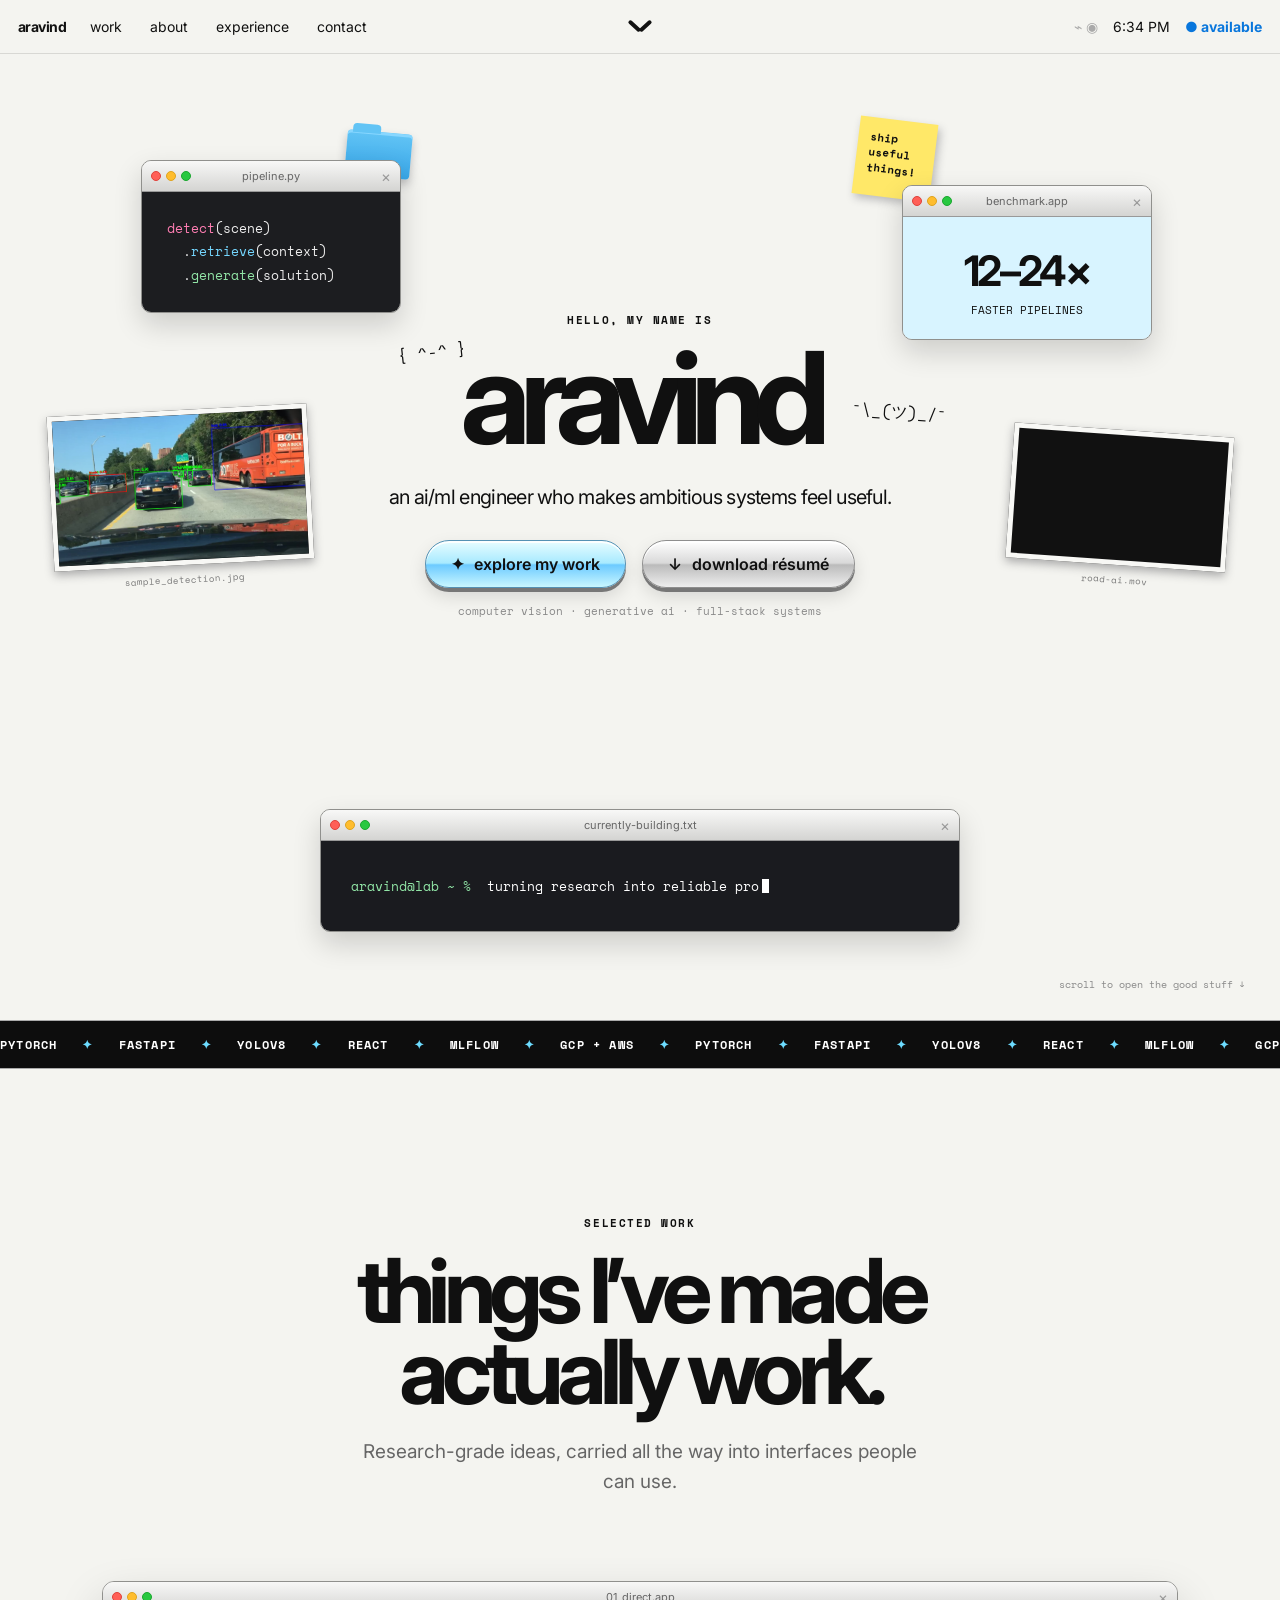
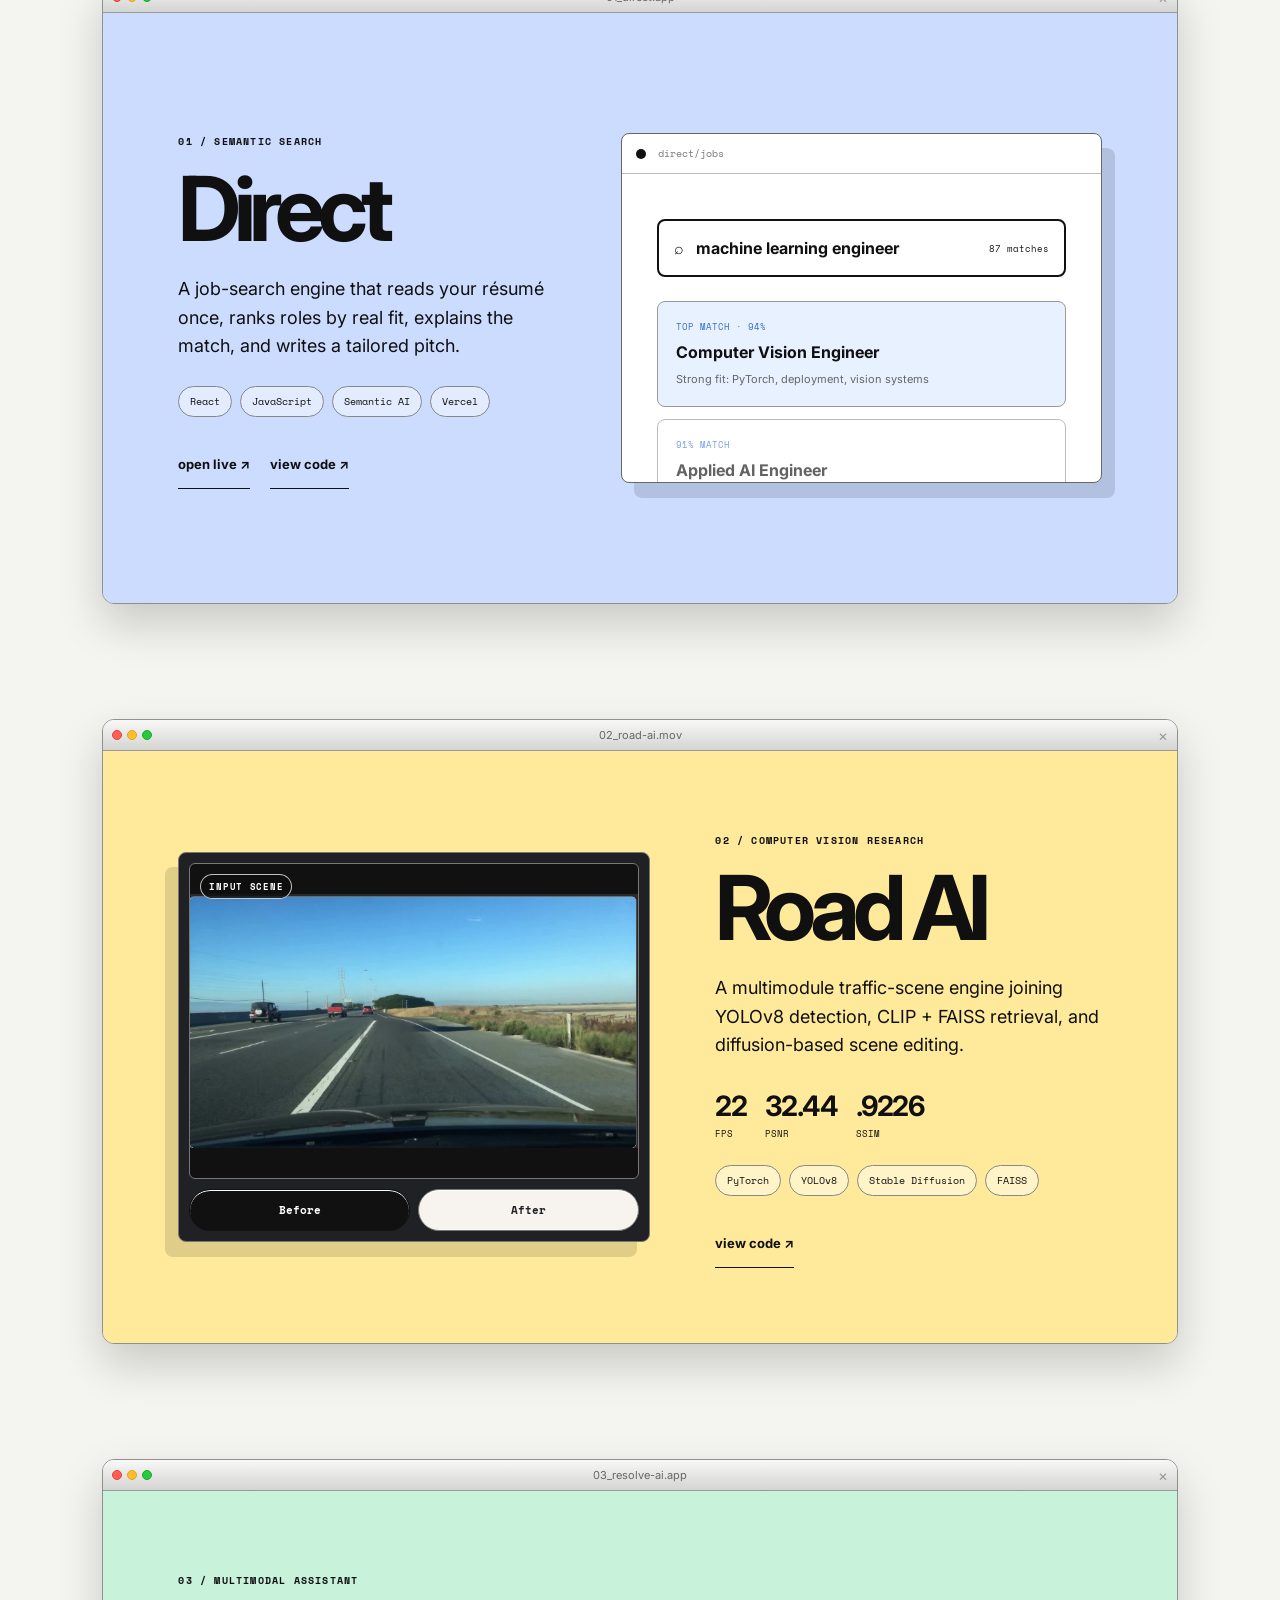
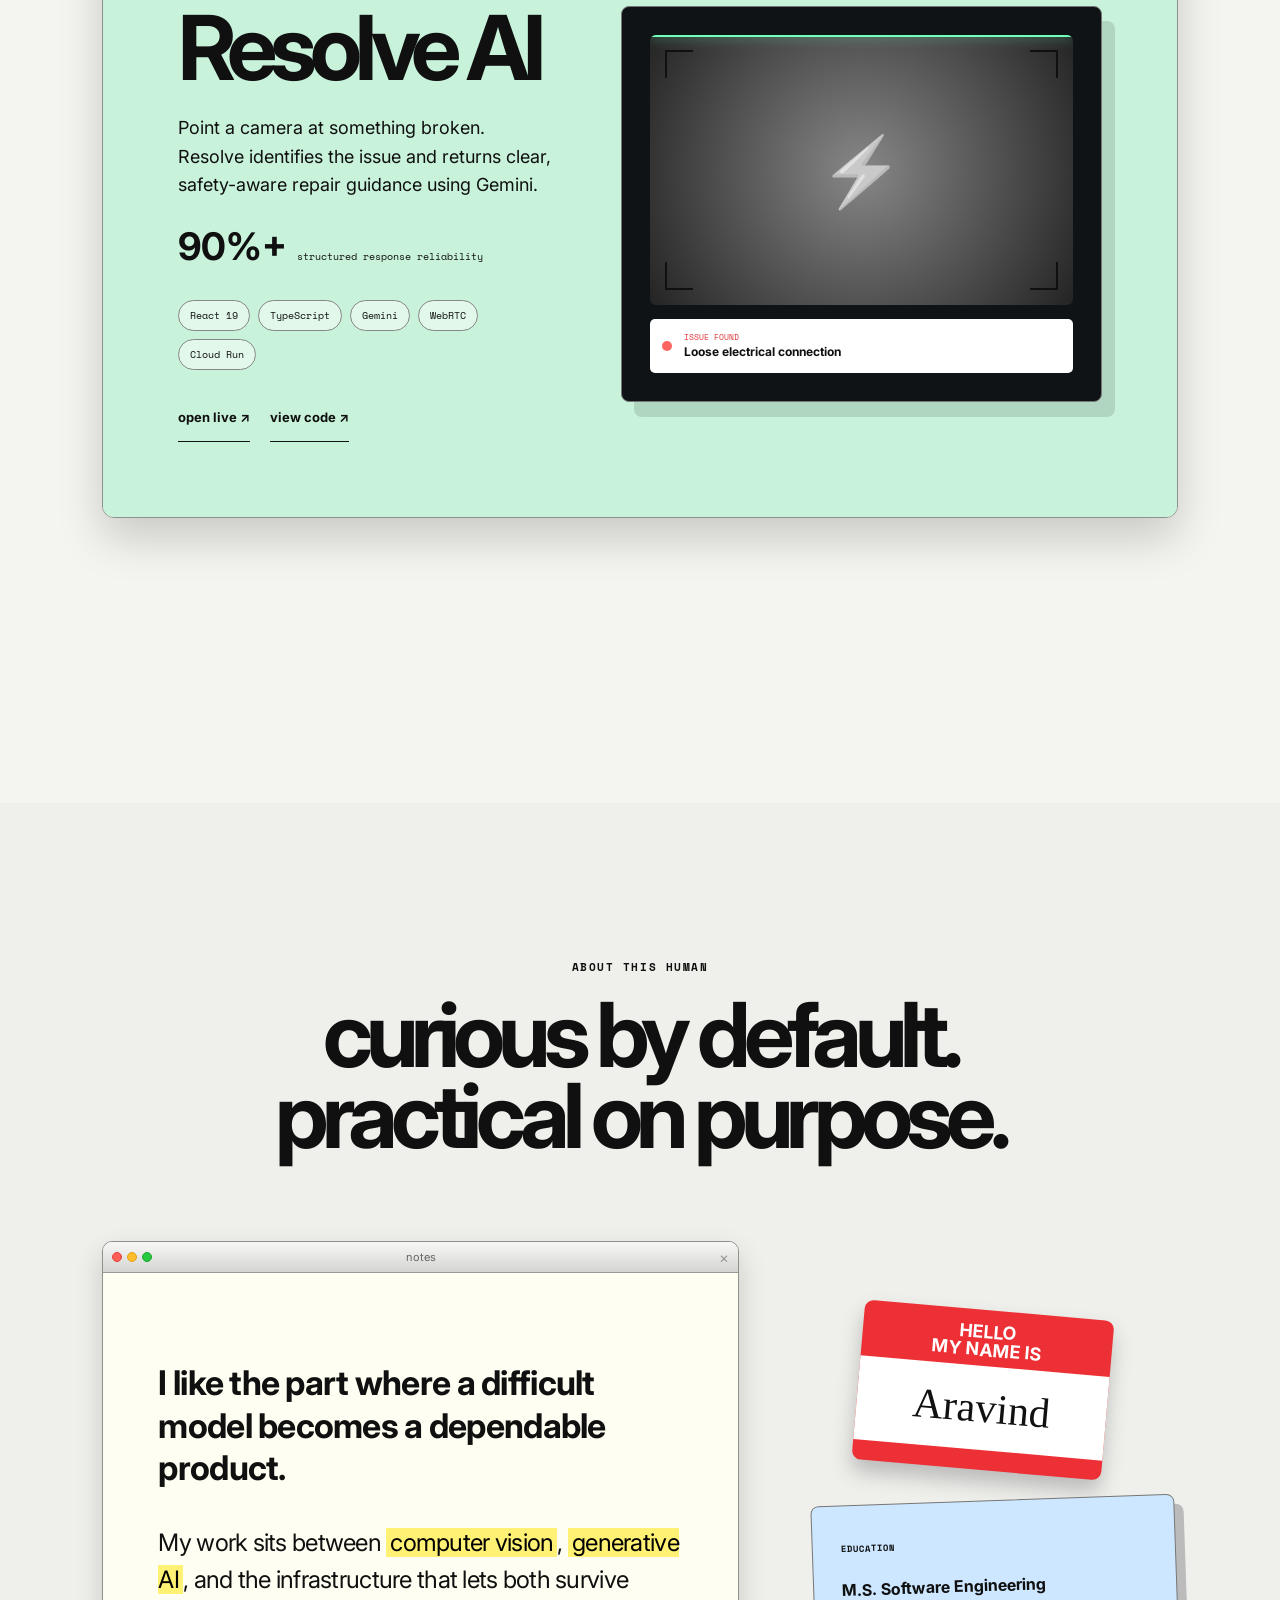
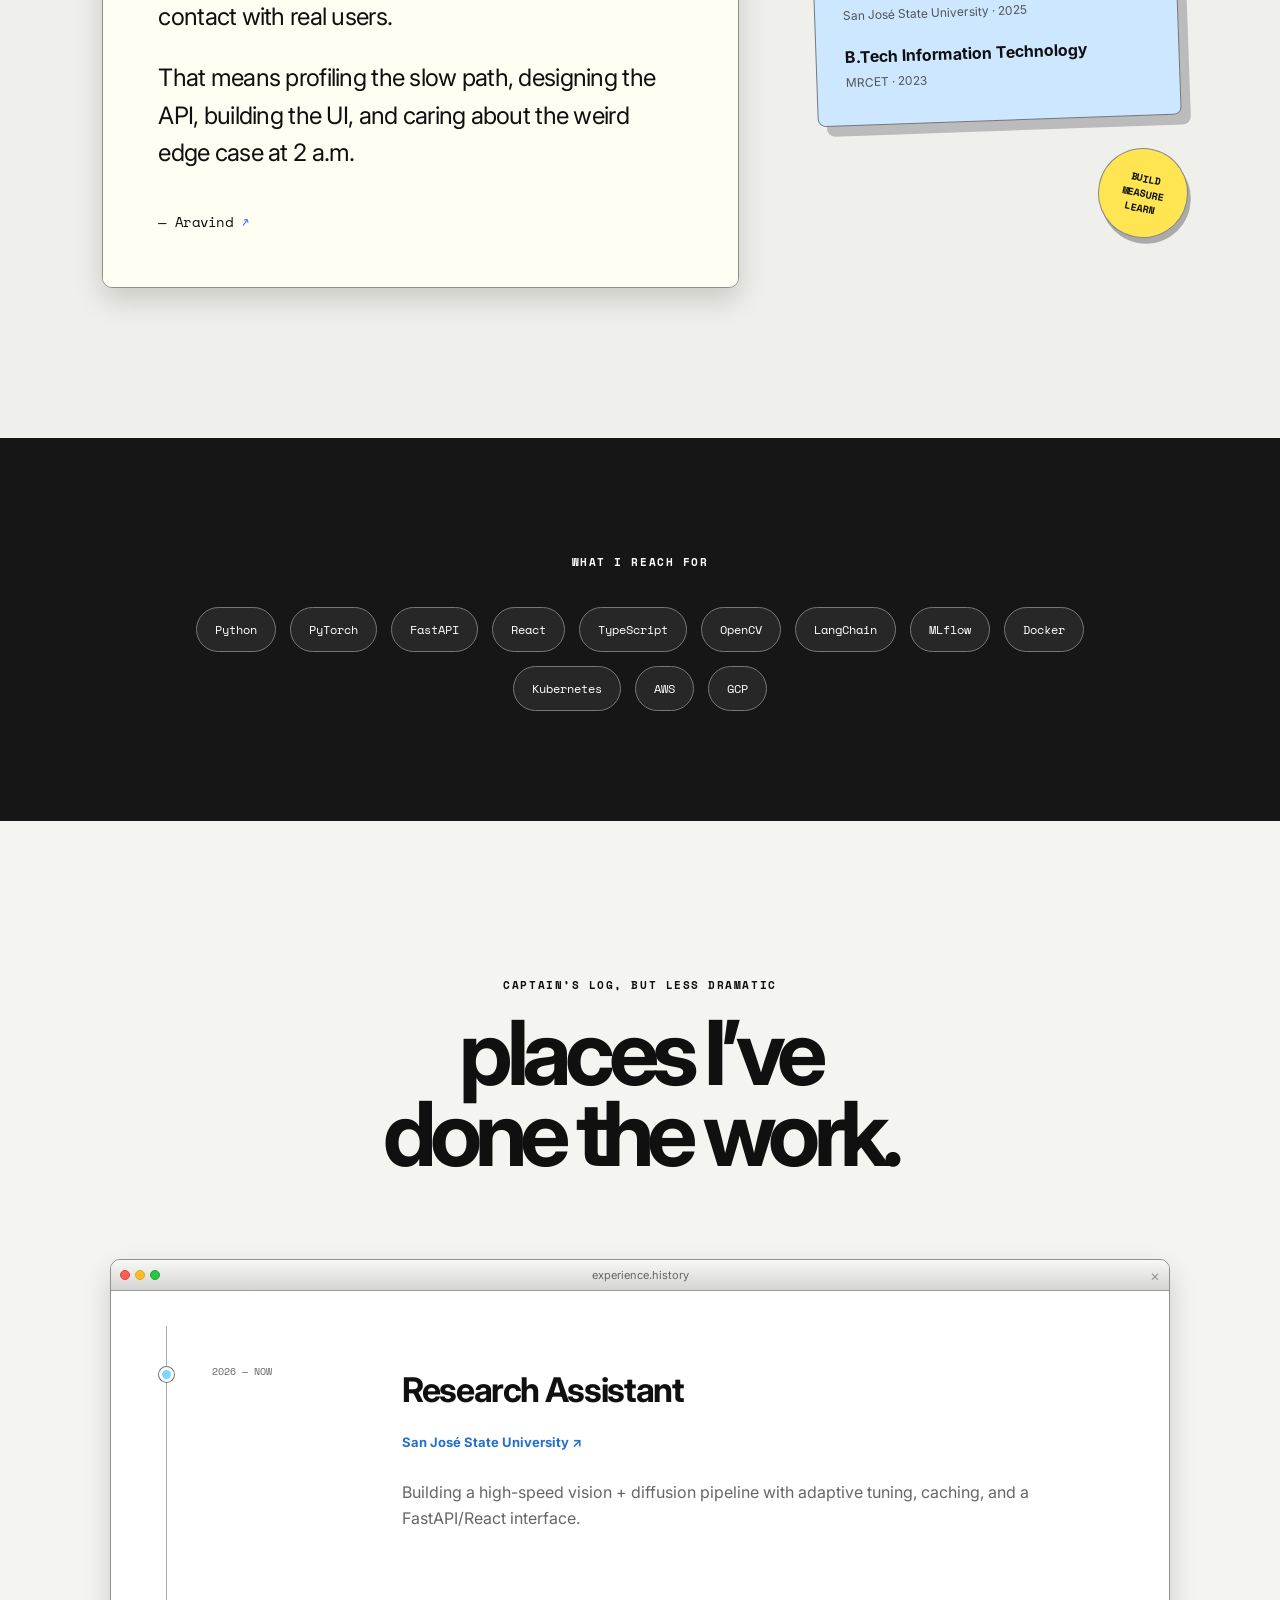
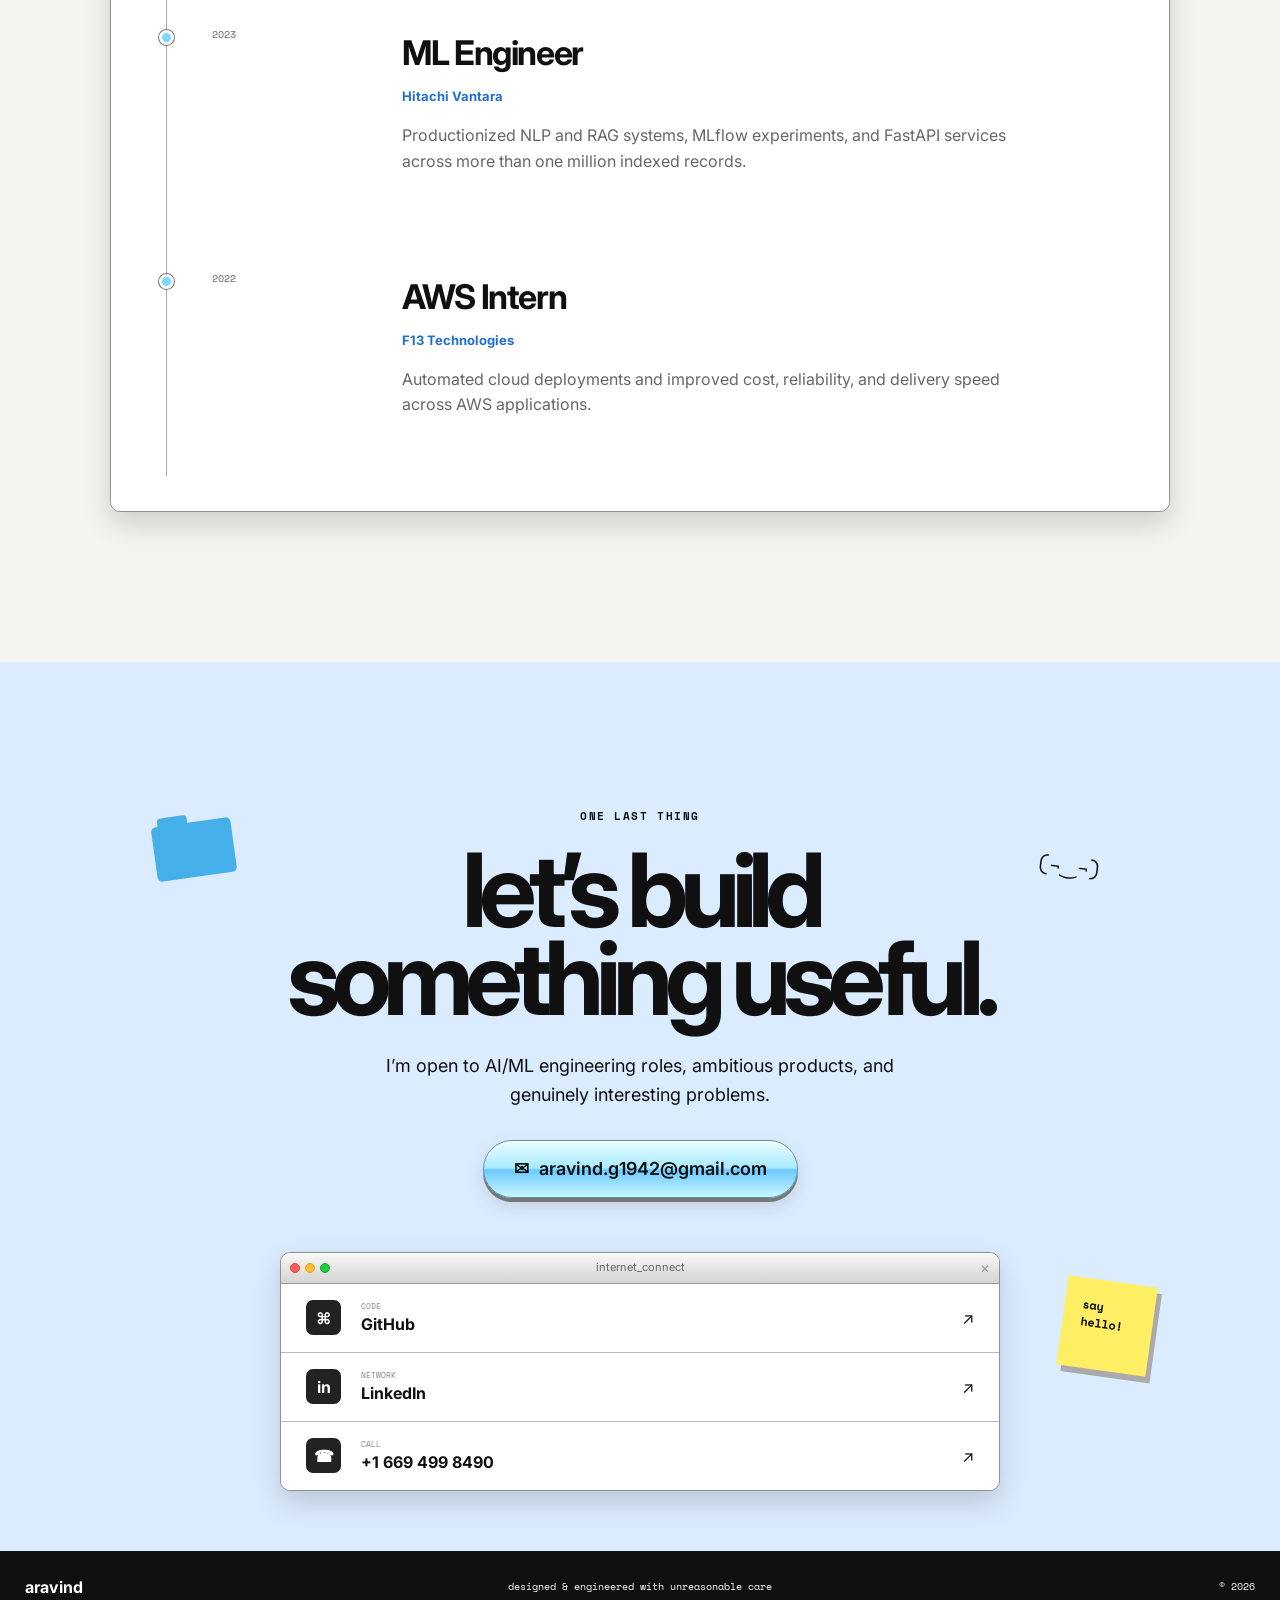
<file: index.html>
<!doctype html>
<html lang="en">
<head>
  <meta charset="utf-8">
  <meta name="viewport" content="width=device-width,initial-scale=1">
  <meta name="description" content="Aravind Gudikandula — AI/ML engineer building useful computer vision, retrieval, and full-stack systems.">
  <meta name="theme-color" content="#f4f4f0">
  <link rel="canonical" href="https://aravindg24.github.io/mywebsite/">
  <meta property="og:type" content="website">
  <meta property="og:url" content="https://aravindg24.github.io/mywebsite/">
  <meta property="og:title" content="Aravind Gudikandula — AI/ML Engineer">
  <meta property="og:description" content="Computer vision, generative AI, and full-stack systems—built to be useful.">
  <meta property="og:image" content="https://aravindg24.github.io/mywebsite/assets/og-portfolio.png?v=3">
  <meta property="og:image:secure_url" content="https://aravindg24.github.io/mywebsite/assets/og-portfolio.png?v=3">
  <meta property="og:image:type" content="image/png">
  <meta property="og:image:width" content="1200">
  <meta property="og:image:height" content="630">
  <meta property="og:image:alt" content="Aravind Gudikandula, AI/ML Engineer—computer vision, generative AI, and full-stack systems.">
  <meta name="twitter:card" content="summary_large_image">
  <meta name="twitter:title" content="Aravind Gudikandula — AI/ML Engineer">
  <meta name="twitter:description" content="Computer vision, generative AI, and full-stack systems—built to be useful.">
  <meta name="twitter:image" content="https://aravindg24.github.io/mywebsite/assets/og-portfolio.png?v=3">
  <meta name="twitter:image:alt" content="Aravind Gudikandula, AI/ML Engineer—computer vision, generative AI, and full-stack systems.">
  <title>Aravind Gudikandula — AI/ML Engineer</title>
  <link rel="preconnect" href="https://fonts.googleapis.com">
  <link rel="preconnect" href="https://fonts.gstatic.com" crossorigin>
  <link href="https://fonts.googleapis.com/css2?family=Inter:wght@400;500;600;700&family=Space+Mono:wght@400;700&display=swap" rel="stylesheet">
  <link rel="stylesheet" href="clicky.css">
  <link rel="stylesheet" href="clicky-theme.css">
  <link rel="stylesheet" href="clicky-audit.css?v=7">
</head>
<body>
  <a class="skip-link" href="#main">Skip to content</a>
  <header class="menu-bar" aria-label="Primary navigation">
    <a class="wordmark" href="#home">aravind</a>
    <nav class="desktop-nav" aria-label="Portfolio sections"><a href="#work">work</a><a href="#about">about</a><a href="#experience">experience</a><a href="#contact">contact</a></nav>
    <div class="menu-center" aria-hidden="true"><span></span><span></span></div>
    <details class="mobile-nav">
      <summary>menu</summary>
      <nav aria-label="Mobile portfolio sections"><a href="#work">work</a><a href="#about">about</a><a href="#experience">experience</a><a href="#contact">contact</a></nav>
    </details>
    <div class="menu-status"><span class="status-icons" aria-hidden="true">⌁ ◉</span><span id="clock">9:41 AM</span><a class="top-cta" href="mailto:aravind.g1942@gmail.com">● available</a></div>
  </header>
  <main id="main">
    <section class="hero dotted" id="home" aria-labelledby="hero-title">
      <div class="floaty folder folder-a" aria-hidden="true"><span></span></div><div class="floaty sticky sticky-a" aria-hidden="true">ship<br>useful<br>things!</div>
      <div class="floaty emoticon face-a" aria-hidden="true">{ ^-^ }</div><div class="floaty emoticon face-b" aria-hidden="true">¯\_(ツ)_/¯</div>
      <div class="floaty mini-photo photo-a" aria-hidden="true"><div><img src="assets/sample_detection.jpg" alt="" width="1280" height="720"></div><small>sample_detection.jpg</small></div><div class="floaty mini-photo photo-b" aria-hidden="true"><div><video autoplay muted loop playsinline preload="metadata"><source src="media/output_detections_web.mp4" type="video/mp4"></video></div><small>road-ai.mov</small></div>
      <div class="window floaty code-window" data-drift="-8" aria-label="A code window showing an AI pipeline"><div class="window-bar"><span class="traffic"><i></i><i></i><i></i></span><span>pipeline.py</span><b>×</b></div><pre><span class="pink">detect</span>(scene)
  .<span class="blue">retrieve</span>(context)
  .<span class="green">generate</span>(solution)</pre></div>
      <div class="window floaty metric-window" data-drift="12" aria-label="A metric window showing 12 to 24 times faster"><div class="window-bar"><span class="traffic"><i></i><i></i><i></i></span><span>benchmark.app</span><b>×</b></div><div class="metric-content"><strong>12–24×</strong><span>faster pipelines</span></div></div>
      <div class="hero-copy"><span class="eyebrow">HELLO, MY NAME IS</span><h1 id="hero-title">aravind</h1><p>an ai/ml engineer who makes ambitious systems feel useful.</p><div class="hero-actions"><a class="aqua-button" href="#work"><span>✦</span> explore my work</a><a class="silver-button" href="Aravind_G_.pdf" download><span>↓</span> download résumé</a></div><small>computer vision · generative ai · full-stack systems</small></div>
      <div class="window hero-console" data-drift="5" aria-label="Currently building status"><div class="window-bar"><span class="traffic"><i></i><i></i><i></i></span><span>currently-building.txt</span><b>×</b></div><div class="console-body"><span class="terminal-prompt">aravind@lab ~ %</span><span class="typing-line" data-text="turning research into reliable products_"></span></div></div>
      <a class="scroll-note" href="#work">scroll to open the good stuff ↓</a>
    </section>
    <section class="ticker" aria-label="Core technologies"><div class="ticker-track"><span>PYTORCH</span><i>✦</i><span>FASTAPI</span><i>✦</i><span>YOLOV8</span><i>✦</i><span>REACT</span><i>✦</i><span>MLFLOW</span><i>✦</i><span>GCP + AWS</span><i>✦</i><span>PYTORCH</span><i>✦</i><span>FASTAPI</span><i>✦</i><span>YOLOV8</span><i>✦</i><span>REACT</span><i>✦</i><span>MLFLOW</span><i>✦</i><span>GCP + AWS</span><i>✦</i></div></section>
    <section class="work-section dotted" id="work" aria-labelledby="work-title">
      <div class="section-intro reveal"><span class="kicker">selected work</span><h2 id="work-title">things I’ve made<br>actually work.</h2><p>Research-grade ideas, carried all the way into interfaces people can use.</p></div>
      <article class="project-window project-blue reveal" aria-labelledby="direct-title"><div class="window-bar"><span class="traffic"><i></i><i></i><i></i></span><span>01_direct.app</span><b>×</b></div><div class="project-layout"><div class="project-copy"><span class="project-index">01 / SEMANTIC SEARCH</span><h3 id="direct-title">Direct</h3><p>A job-search engine that reads your résumé once, ranks roles by real fit, explains the match, and writes a tailored pitch.</p><div class="chips"><span>React</span><span>JavaScript</span><span>Semantic AI</span><span>Vercel</span></div><div class="project-links"><a href="https://job-search-engine-eta.vercel.app" target="_blank" rel="noreferrer">open live ↗</a><a href="https://github.com/aravindg24/Job-Search-Engine" target="_blank" rel="noreferrer">view code ↗</a></div></div><div class="project-demo search-demo" aria-hidden="true"><div class="browser-shell"><div class="browser-top"><i></i><span>direct/jobs</span></div><div class="search-ui"><span>⌕</span><b>machine learning engineer</b><em>87 matches</em></div><div class="match-card"><small>TOP MATCH · 94%</small><strong>Computer Vision Engineer</strong><span>Strong fit: PyTorch, deployment, vision systems</span></div><div class="match-card faded"><small>91% MATCH</small><strong>Applied AI Engineer</strong></div></div></div></div></article>
      <article class="project-window project-yellow reveal" aria-labelledby="road-title"><div class="window-bar"><span class="traffic"><i></i><i></i><i></i></span><span>02_road-ai.mov</span><b>×</b></div><div class="project-layout reverse"><div class="project-copy"><span class="project-index">02 / COMPUTER VISION RESEARCH</span><h3 id="road-title">Road AI</h3><p>A multimodule traffic-scene engine joining YOLOv8 detection, CLIP + FAISS retrieval, and diffusion-based scene editing.</p><div class="big-metrics"><div><b>22</b><span>FPS</span></div><div><b>32.44</b><span>PSNR</span></div><div><b>.9226</b><span>SSIM</span></div></div><div class="chips"><span>PyTorch</span><span>YOLOv8</span><span>Stable Diffusion</span><span>FAISS</span></div><div class="project-links"><a href="https://github.com/aravindg24/road-ai" target="_blank" rel="noreferrer">view code ↗</a></div></div><div class="project-demo vision-demo road-comparison" data-road-compare><div class="road-compare-stage"><img class="is-active" data-compare-view="before" src="assets/road-ai-before.png" alt="Original highway scene before Road AI processing" width="656" height="372"><img data-compare-view="after" src="assets/road-ai-after.png" alt="Highway scene after Road AI adds vehicle detection boxes and labels" width="656" height="372"><span class="road-compare-label" aria-live="polite">Input scene</span></div><div class="road-compare-controls" role="group" aria-label="Road AI pipeline comparison"><button class="is-active" type="button" data-compare-target="before" aria-pressed="true">Before</button><button type="button" data-compare-target="after" aria-pressed="false">After</button></div></div></div></article>
      <article class="project-window project-mint reveal" aria-labelledby="resolve-title"><div class="window-bar"><span class="traffic"><i></i><i></i><i></i></span><span>03_resolve-ai.app</span><b>×</b></div><div class="project-layout"><div class="project-copy"><span class="project-index">03 / MULTIMODAL ASSISTANT</span><h3 id="resolve-title">Resolve AI</h3><p>Point a camera at something broken. Resolve identifies the issue and returns clear, safety-aware repair guidance using Gemini.</p><div class="callout"><strong>90%+</strong><span>structured response reliability</span></div><div class="chips"><span>React 19</span><span>TypeScript</span><span>Gemini</span><span>WebRTC</span><span>Cloud Run</span></div><div class="project-links"><a href="https://resolve-ai-service-960225205764.us-central1.run.app/" target="_blank" rel="noreferrer">open live ↗</a><a href="https://github.com/aravindg24/resolve-ai" target="_blank" rel="noreferrer">view code ↗</a></div></div><div class="project-demo resolve-demo" aria-hidden="true"><div class="camera"><div class="scan-line"></div><span class="focus tl"></span><span class="focus tr"></span><span class="focus bl"></span><span class="focus br"></span><div class="socket">⚡</div></div><div class="diagnosis"><i></i><span><small>ISSUE FOUND</small><b>Loose electrical connection</b></span></div></div></div></article>
    </section>
    <section class="about-section" id="about" aria-labelledby="about-title"><div class="about-stage dotted"><div class="section-intro reveal"><span class="kicker">about this human</span><h2 id="about-title">curious by default.<br>practical on purpose.</h2></div><div class="about-grid"><div class="window notes-window reveal"><div class="window-bar"><span class="traffic"><i></i><i></i><i></i></span><span>notes</span><b>×</b></div><div class="notes-copy"><p>I like the part where a difficult model becomes a dependable product.</p><p>My work sits between <mark>computer vision</mark>, <mark>generative AI</mark>, and the infrastructure that lets both survive contact with real users.</p><p>That means profiling the slow path, designing the API, building the UI, and caring about the weird edge case at 2 a.m.</p><div class="signature">— Aravind <span>↗</span></div></div></div><div class="about-side reveal"><div class="hello-card"><span>HELLO<br>MY NAME IS</span><strong>Aravind</strong></div><div class="education-card"><span>EDUCATION</span><b>M.S. Software Engineering</b><p>San José State University · 2025</p><b>B.Tech Information Technology</b><p>MRCET · 2023</p></div><div class="tiny-sticker">BUILD<br>MEASURE<br>LEARN</div></div></div></div><div class="skills-board reveal"><span class="kicker">what I reach for</span><div class="skill-cloud"><span>Python</span><span>PyTorch</span><span>FastAPI</span><span>React</span><span>TypeScript</span><span>OpenCV</span><span>LangChain</span><span>MLflow</span><span>Docker</span><span>Kubernetes</span><span>AWS</span><span>GCP</span></div></div></section>
    <section class="experience-section dotted" id="experience" aria-labelledby="experience-title"><div class="section-intro reveal"><span class="kicker">captain’s log, but less dramatic</span><h2 id="experience-title">places I’ve<br>done the work.</h2></div><div class="timeline-window window reveal"><div class="window-bar"><span class="traffic"><i></i><i></i><i></i></span><span>experience.history</span><b>×</b></div><div class="timeline-list"><article><time>2026 — NOW</time><div><h3>Research Assistant</h3><a href="https://www.sjsu.edu/" target="_blank" rel="noreferrer">San José State University ↗</a><p>Building a high-speed vision + diffusion pipeline with adaptive tuning, caching, and a FastAPI/React interface.</p></div><span class="timeline-dot"></span></article><article><time>2023</time><div><h3>ML Engineer</h3><strong>Hitachi Vantara</strong><p>Productionized NLP and RAG systems, MLflow experiments, and FastAPI services across more than one million indexed records.</p></div><span class="timeline-dot"></span></article><article><time>2022</time><div><h3>AWS Intern</h3><strong>F13 Technologies</strong><p>Automated cloud deployments and improved cost, reliability, and delivery speed across AWS applications.</p></div><span class="timeline-dot"></span></article></div></div></section>
    <section class="contact-section" id="contact" aria-labelledby="contact-title"><div class="contact-chaos dotted"><div class="floaty contact-folder" aria-hidden="true"><span></span></div><div class="floaty contact-face" aria-hidden="true">(¬‿¬)</div><div class="floaty contact-sticky" aria-hidden="true">say<br>hello!</div><div class="contact-copy reveal"><span class="kicker">one last thing</span><h2 id="contact-title">let’s build<br>something useful.</h2><p>I’m open to AI/ML engineering roles, ambitious products, and genuinely interesting problems.</p><a class="aqua-button large" href="mailto:aravind.g1942@gmail.com"><span>✉</span> aravind.g1942@gmail.com</a></div><div class="window contact-window reveal"><div class="window-bar"><span class="traffic"><i></i><i></i><i></i></span><span>internet_connect</span><b>×</b></div><a href="https://github.com/aravindg24" target="_blank" rel="noreferrer"><span>⌘</span><div><small>CODE</small><b>GitHub</b></div><i>↗</i></a><a href="https://linkedin.com/in/aravind-gudikandula" target="_blank" rel="noreferrer"><span>in</span><div><small>NETWORK</small><b>LinkedIn</b></div><i>↗</i></a><a href="tel:+16694998490"><span>☎</span><div><small>CALL</small><b>+1 669 499 8490</b></div><i>↗</i></a></div></div></section>
  </main>
  <footer><a href="#home">aravind</a><span>designed & engineered with unreasonable care</span><span>© 2026</span></footer>
  <script src="clicky.js" defer></script>
  <script src="clicky-audit.js?v=2" defer></script>
</body>
</html>
</file>
<file: clicky.css>
:root{--paper:#f4f4f0;--ink:#101010;--blue:#277cff;--aqua:#bff6ff;--mono:'Space Mono',monospace;--sans:'Inter',Arial,sans-serif}*{box-sizing:border-box}html{scroll-behavior:smooth}body{margin:0;color:var(--ink);background:var(--paper);font-family:var(--sans);font-size:16px;overflow-x:hidden}a{color:inherit;text-decoration:none}button,a{touch-action:manipulation}::selection{background:#9be8ff;color:#000}.skip-link{position:fixed;left:12px;top:-60px;z-index:1000;background:#000;color:#fff;padding:10px 16px;border-radius:8px}.skip-link:focus{top:12px}.dotted{background-image:radial-gradient(#c8c8c4 .7px,transparent .7px);background-size:18px 18px}.menu-bar{height:54px;position:fixed;inset:0 0 auto;z-index:100;display:grid;grid-template-columns:1fr auto 1fr;align-items:center;padding:0 18px;border-bottom:1px solid #d8d8d4;background:rgba(244,244,240,.9);backdrop-filter:blur(14px);font-size:14px}.wordmark{font-weight:700;letter-spacing:-.04em}.desktop-nav{display:flex;gap:28px;margin-left:26px}.desktop-nav a,.top-cta{transition:.2s}.desktop-nav a:hover{color:var(--blue);transform:translateY(-1px)}.menu-center{position:absolute;left:50%;top:13px;width:32px;height:27px;transform:translateX(-50%)}.menu-center span{position:absolute;width:15px;height:4px;background:#111;border-radius:3px;transform:rotate(42deg);left:3px;top:11px}.menu-center span+span{transform:rotate(-42deg);left:14px}.menu-status{justify-self:end;display:flex;gap:15px;align-items:center}.status-icons{color:#aaa}.top-cta{color:#0876dc;font-weight:700}.top-cta:hover{transform:translateY(-1px)}
.hero{min-height:1020px;position:relative;display:flex;align-items:center;justify-content:center;padding:100px 24px 160px;overflow:hidden}.hero-copy{position:relative;z-index:5;text-align:center;margin-top:-35px}.eyebrow,.kicker{display:inline-block;font:700 11px var(--mono);letter-spacing:.14em;text-transform:uppercase}.hero h1{font-size:clamp(76px,10vw,164px);line-height:.82;letter-spacing:-.09em;margin:16px 0 32px}.hero-copy>p{font-size:clamp(18px,1.55vw,26px);letter-spacing:-.035em;margin:0 auto 28px;max-width:650px}.hero-copy>small{display:block;margin-top:15px;color:#888;font:11px var(--mono)}.hero-actions{display:flex;gap:16px;justify-content:center}.aqua-button,.silver-button{min-height:48px;display:inline-flex;align-items:center;gap:10px;padding:0 25px;border:1px solid #8e8e8e;border-radius:999px;font-weight:600;box-shadow:inset 0 2px 0 rgba(255,255,255,.9),0 4px 0 #777,0 8px 18px rgba(0,0,0,.13);transition:.18s}.aqua-button{background:linear-gradient(#e8fdff 0,#a8eaff 48%,#6ccaff 52%,#c9f7ff 100%);border-color:#5591b3}.silver-button{background:linear-gradient(#fff,#d9d9d9 48%,#bbb 52%,#eee)}.aqua-button:hover,.silver-button:hover{transform:translateY(-3px);box-shadow:inset 0 2px 0 #fff,0 6px 0 #777,0 12px 25px rgba(0,0,0,.16)}.aqua-button:active,.silver-button:active{transform:translateY(2px);box-shadow:inset 0 1px 2px #777,0 1px 0 #777}.floaty{position:absolute;z-index:2}.window,.project-window{background:#ececea;border:1px solid #90908d;border-radius:10px;box-shadow:0 12px 28px rgba(0,0,0,.16);overflow:hidden}.window-bar{height:31px;display:grid;grid-template-columns:1fr auto 1fr;align-items:center;padding:0 9px;border-bottom:1px solid #999;background:linear-gradient(#f8f8f7,#d4d4d2);color:#666;font:11px var(--sans);user-select:none}.window-bar>b{justify-self:end;font-size:15px;font-weight:400;color:#999}.traffic{display:flex;gap:5px}.traffic i{width:10px;height:10px;border-radius:50%;background:#ff5f57;border:1px solid #df413a}.traffic i:nth-child(2){background:#ffbd2e;border-color:#dfa31e}.traffic i:nth-child(3){background:#28c840;border-color:#1aa62e}.code-window{left:11%;top:160px;width:260px;transform:rotate(-3deg)}.code-window pre{margin:0;padding:25px;background:#1c1d20;color:#eee;font:13px/1.8 var(--mono)}.pink{color:#ff7eb3}.blue{color:#75d7ff}.green{color:#92e6a7}.metric-window{right:10%;top:185px;width:250px;transform:rotate(2.5deg)}.metric-content{height:122px;display:flex;flex-direction:column;align-items:center;justify-content:center;background:#d8f4ff}.metric-content strong{font-size:42px;letter-spacing:-.06em}.metric-content span{font:11px var(--mono);text-transform:uppercase}.hero-console{position:absolute;left:50%;bottom:88px;transform:translateX(-50%);width:min(750px,50vw)}.console-body{background:#1a1b1f;color:#fff;padding:26px 30px;min-height:90px;font:13px var(--mono);display:flex;gap:16px;align-items:center}.terminal-prompt{color:#91e5a6}.typing-line::after{content:'';display:inline-block;width:7px;height:14px;margin-left:3px;background:#fff;vertical-align:-2px;animation:blink .8s steps(1) infinite}@keyframes blink{50%{opacity:0}}.folder{width:65px;height:45px;border-radius:4px;background:linear-gradient(#62c4f5,#38a7e9);box-shadow:inset 0 3px 0 #88d7ff,0 5px 10px #bbb;transform:rotate(5deg)}.folder span{position:absolute;width:28px;height:9px;background:#62c4f5;left:5px;top:-7px;border-radius:4px 4px 0 0}.folder-a{left:27%;top:132px}.sticky{width:78px;height:78px;padding:12px;background:#ffe868;box-shadow:3px 4px 8px #bbb;font:700 11px/1.4 var(--mono);transform:rotate(7deg)}.sticky-a{right:27%;top:120px}.emoticon{font:16px var(--mono)}.face-a{left:31%;top:340px;transform:rotate(-6deg)}.face-b{right:26%;top:400px;transform:rotate(4deg)}.mini-photo{width:105px;text-align:center;transform:rotate(-3deg)}.mini-photo>div{height:70px;display:flex;justify-content:center;align-items:center;background:#111;color:#fff;border:5px solid #f8f8f5;box-shadow:0 4px 10px #aaa;font:700 28px var(--mono)}.mini-photo small{font:9px var(--mono);color:#777}.photo-a{left:7%;top:475px}.photo-a>div{background:linear-gradient(135deg,#ff9c81,#7f65ff)}.photo-b{right:8%;top:515px;transform:rotate(4deg)}.photo-b>div{background:#bddcff;line-height:.7}.photo-b b{font-size:10px}.scroll-note{position:absolute;right:35px;bottom:28px;font:10px var(--mono);color:#888}.ticker{overflow:hidden;border-block:1px solid #aaa;background:#0d0d0d;color:#fff}.ticker-track{display:flex;width:max-content;gap:25px;padding:15px 0;animation:ticker 28s linear infinite;font:700 12px var(--mono);letter-spacing:.1em}.ticker-track i{color:#6ddcff;font-style:normal}@keyframes ticker{to{transform:translateX(-50%)}}
.work-section{padding:140px max(24px,8vw) 170px}.section-intro{max-width:820px;margin:0 auto 85px;text-align:center}.section-intro h2{font-size:clamp(50px,7vw,104px);line-height:.9;letter-spacing:-.075em;margin:18px 0 25px}.section-intro p{max-width:590px;margin:auto;color:#666;font-size:19px;line-height:1.55}.project-window{max-width:1180px;margin:0 auto 115px;border-radius:12px;box-shadow:0 20px 45px rgba(0,0,0,.18)}.project-layout{min-height:590px;padding:75px;display:grid;grid-template-columns:.88fr 1.12fr;gap:65px;align-items:center}.project-layout.reverse{grid-template-columns:1.1fr .9fr}.project-layout.reverse .project-copy{order:2}.project-blue .project-layout{background:#cbdcff}.project-yellow .project-layout{background:#ffe99a}.project-mint .project-layout{background:#c8f2da}.project-copy h3{font-size:clamp(56px,7vw,96px);line-height:.9;letter-spacing:-.08em;margin:18px 0 25px}.project-copy>p{font-size:18px;line-height:1.6;max-width:480px}.project-index{font:700 10px var(--mono);letter-spacing:.12em}.chips{display:flex;flex-wrap:wrap;gap:8px;margin:25px 0}.chips span,.skill-cloud span{border:1px solid #888;border-radius:999px;background:rgba(255,255,255,.45);padding:7px 11px;font:10px var(--mono)}.project-links{display:flex;gap:20px;margin-top:28px}.project-links a{border-bottom:1px solid;font-weight:700;font-size:13px;padding-bottom:3px}.project-links a:hover{color:#1267db}.project-demo{position:relative;min-height:390px}.browser-shell{position:absolute;inset:20px 0;background:#fff;border:1px solid #666;border-radius:8px;box-shadow:13px 15px 0 rgba(0,0,0,.12);overflow:hidden}.browser-top{height:40px;border-bottom:1px solid #bbb;display:flex;align-items:center;gap:12px;padding:0 14px;font:10px var(--mono);color:#777}.browser-top i{width:10px;height:10px;background:#111;border-radius:50%}.search-ui{margin:45px 35px 24px;padding:15px;border:2px solid #111;border-radius:8px;display:grid;grid-template-columns:auto 1fr auto;gap:12px;align-items:center}.search-ui em{font:9px var(--mono);font-style:normal}.match-card{margin:12px 35px;padding:18px;border:1px solid #999;border-radius:8px;display:flex;flex-direction:column;gap:7px;background:#e8f1ff}.match-card small{font:9px var(--mono);color:#316ed0}.match-card span{font-size:11px;color:#666}.match-card.faded{background:#fff;opacity:.65}.vision-demo{border:1px solid #777;border-radius:8px;background:#222;box-shadow:-13px 15px 0 rgba(0,0,0,.12);overflow:hidden}.road-scene{position:absolute;inset:0;background:linear-gradient(#83caff 0 45%,#93c46c 45% 58%,#555 58%);overflow:hidden}.road-scene:after{content:'';position:absolute;bottom:-20px;left:28%;width:44%;height:65%;background:#333;clip-path:polygon(40% 0,60% 0,100% 100%,0 100%)}.sun{position:absolute;right:16%;top:12%;width:50px;height:50px;border-radius:50%;background:#fff1a6}.road-line{position:absolute;z-index:1;width:9px;height:85px;background:#fff;bottom:8px;left:48%;transform:rotate(2deg)}.road-line.two{left:58%;bottom:100px;height:35px}.car{position:absolute;z-index:2;width:90px;height:45px;background:#d94a41;bottom:70px;left:27%;border-radius:12px 18px 6px 6px;border:2px solid #ffea61;box-shadow:0 0 0 2px #222}.car-two{background:#5282c4;left:61%;bottom:125px;transform:scale(.72)}.car b{position:absolute;left:-2px;top:-23px;background:#ffea61;padding:3px 5px;font:8px var(--mono);white-space:nowrap}.play-pill{position:absolute;z-index:3;bottom:18px;left:50%;transform:translateX(-50%);background:rgba(255,255,255,.85);border:1px solid #777;border-radius:999px;padding:10px 16px;font:10px var(--mono);box-shadow:0 3px 7px #333}.big-metrics{display:flex;gap:18px;margin:25px 0}.big-metrics div{display:flex;flex-direction:column}.big-metrics b{font-size:28px;letter-spacing:-.05em}.big-metrics span{font:9px var(--mono)}.resolve-demo{padding:28px;background:#101315;border:1px solid #777;border-radius:8px;box-shadow:13px 15px 0 rgba(0,0,0,.12)}.camera{height:270px;position:relative;border-radius:6px;background:radial-gradient(circle at center,#878787,#242424);overflow:hidden}.socket{position:absolute;left:50%;top:50%;transform:translate(-50%,-50%);font-size:68px;filter:grayscale(1)}.scan-line{position:absolute;z-index:2;left:0;right:0;height:2px;background:#72ffbd;box-shadow:0 0 12px #72ffbd;animation:scan 2.8s ease-in-out infinite}@keyframes scan{0%,100%{top:8%}50%{top:90%}}.focus{position:absolute;width:28px;height:28px}.focus.tl{left:15px;top:15px;border-left:2px solid;border-top:2px solid}.focus.tr{right:15px;top:15px;border-right:2px solid;border-top:2px solid}.focus.bl{left:15px;bottom:15px;border-left:2px solid;border-bottom:2px solid}.focus.br{right:15px;bottom:15px;border-right:2px solid;border-bottom:2px solid}.diagnosis{display:flex;gap:12px;align-items:center;background:#fff;margin-top:14px;padding:12px;border-radius:5px}.diagnosis i{width:10px;height:10px;border-radius:50%;background:#ff655f}.diagnosis span{display:flex;flex-direction:column}.diagnosis small{font:8px var(--mono);color:#d33}.diagnosis b{font-size:12px}.callout{display:flex;align-items:baseline;gap:10px}.callout strong{font-size:38px}.callout span{font:10px var(--mono)}
.about-section{background:#efefeb}.about-stage{padding:150px max(24px,8vw)}.about-grid{max-width:1100px;margin:auto;display:grid;grid-template-columns:1.4fr .8fr;gap:75px;align-items:center}.notes-window{transform:rotate(-1deg)}.notes-copy{padding:55px;background:#fffef2;font-size:24px;line-height:1.55;letter-spacing:-.03em}.notes-copy p:first-child{font-size:34px;font-weight:700;line-height:1.25}.notes-copy mark{background:#fff173;padding:0 4px}.signature{margin-top:40px;font:14px var(--mono)}.signature span{display:inline-block;color:#286aff;transform:rotate(-10deg)}.about-side{position:relative;min-height:510px}.hello-card{position:absolute;top:0;left:12%;width:250px;height:160px;background:#ed3035;color:#fff;border-radius:9px;box-shadow:0 12px 20px #bbb;text-align:center;transform:rotate(5deg)}.hello-card span{display:block;padding:13px 0 7px;font:700 18px/1 var(--sans)}.hello-card strong{display:block;background:#fff;color:#111;padding:18px 5px;font:42px cursive}.education-card{position:absolute;top:190px;left:0;right:0;padding:28px;background:#cce7ff;border:1px solid #777;border-radius:8px;box-shadow:9px 10px 0 #bbb;transform:rotate(-2deg)}.education-card>span{font:700 9px var(--mono)}.education-card b{display:block;margin-top:20px}.education-card p{margin:5px 0;color:#555;font-size:12px}.tiny-sticker{position:absolute;right:-10px;bottom:-18px;width:90px;height:90px;border-radius:50%;display:flex;align-items:center;justify-content:center;text-align:center;background:#ffe551;border:1px solid #888;box-shadow:4px 5px 0 #aaa;font:700 10px/1.5 var(--mono);transform:rotate(12deg)}.skills-board{padding:110px max(24px,8vw);text-align:center;background:#161616;color:#fff}.skill-cloud{max-width:1000px;margin:35px auto 0;display:flex;flex-wrap:wrap;gap:14px;justify-content:center}.skill-cloud span{background:#272727;border-color:#777;padding:13px 18px;font-size:12px;transition:.2s}.skill-cloud span:hover{background:#bff6ff;color:#111;transform:translateY(-4px) rotate(-1deg)}
.experience-section{padding:150px max(24px,8vw)}.timeline-window{max-width:1060px;margin:auto}.timeline-list{padding:35px 55px;background:#fff}.timeline-list article{position:relative;display:grid;grid-template-columns:150px 1fr;gap:40px;padding:38px 10px 42px 45px;border-left:1px solid #aaa}.timeline-list time{font:10px var(--mono);color:#666}.timeline-list h3{font-size:34px;letter-spacing:-.04em;margin:0 0 5px}.timeline-list strong,.timeline-list a{font-size:13px;font-weight:700;color:#226fd1}.timeline-list p{max-width:650px;color:#666;line-height:1.6}.timeline-dot{position:absolute;left:-8px;top:41px;width:15px;height:15px;border-radius:50%;background:#78d8ff;border:3px solid #fff;box-shadow:0 0 0 1px #777}
.contact-section{background:#dcecff}.contact-chaos{min-height:850px;padding:160px max(24px,8vw);position:relative;overflow:hidden}.contact-copy{text-align:center;max-width:740px;margin:auto}.contact-copy h2{font-size:clamp(65px,8vw,120px);line-height:.86;letter-spacing:-.08em;margin:20px 0 30px}.contact-copy p{font-size:18px;line-height:1.6;max-width:580px;margin:0 auto 30px}.aqua-button.large{font-size:18px;min-height:58px;padding-inline:30px}.contact-window{position:absolute;left:50%;bottom:50px;transform:translateX(-50%);width:min(720px,72vw)}.contact-window>a{display:grid;grid-template-columns:40px 1fr auto;gap:15px;align-items:center;padding:16px 25px;border-bottom:1px solid #bbb;background:#fff;transition:.2s}.contact-window>a:last-child{border-bottom:0}.contact-window>a:hover{background:#fff8bd;padding-left:31px}.contact-window>a>span{width:35px;height:35px;display:flex;align-items:center;justify-content:center;border-radius:7px;background:#222;color:#fff;font-weight:700}.contact-window div{display:flex;flex-direction:column}.contact-window small{font:8px var(--mono);color:#888}.contact-window i{font-style:normal}.contact-folder{left:12%;top:160px;width:80px;height:55px;border-radius:5px;background:#45afe9;transform:rotate(-8deg)}.contact-folder span{position:absolute;top:-8px;left:7px;width:30px;height:10px;background:#45afe9;border-radius:4px 4px 0 0}.contact-face{right:14%;top:190px;font:20px var(--mono);transform:rotate(7deg)}.contact-sticky{right:10%;bottom:180px;width:90px;height:90px;background:#ffef65;padding:18px;box-shadow:5px 6px 0 #aaa;font:700 12px var(--mono);transform:rotate(8deg)}footer{min-height:72px;background:#101010;color:#fff;display:grid;grid-template-columns:1fr auto 1fr;align-items:center;padding:0 25px;font:10px var(--mono)}footer>a{font:700 16px var(--sans)}footer span:last-child{justify-self:end}.reveal{opacity:0;transform:translateY(35px);transition:opacity .75s ease,transform .75s cubic-bezier(.2,.7,.2,1)}.reveal.visible{opacity:1;transform:none}
@media(max-width:900px){.menu-bar{grid-template-columns:1fr 1fr}.desktop-nav,.menu-center,.status-icons,#clock{display:none}.hero{min-height:900px}.code-window{left:3%;top:135px;width:210px}.metric-window{right:3%;top:180px;width:200px}.folder-a,.sticky-a,.face-a,.face-b{display:none}.photo-a{left:3%;top:610px}.photo-b{right:4%;top:620px}.hero-console{width:88vw;bottom:90px}.project-layout,.project-layout.reverse{grid-template-columns:1fr;padding:45px;gap:35px}.project-layout.reverse .project-copy{order:0}.project-demo{min-height:330px}.about-grid{grid-template-columns:1fr}.about-side{min-height:510px;max-width:500px;width:100%;margin:auto}.contact-folder,.contact-face{display:none}}
@media(max-width:600px){.menu-bar{padding:0 12px}.top-cta{font-size:11px}.hero{min-height:820px;padding-top:70px}.hero h1{font-size:74px}.hero-copy{margin-top:-80px}.hero-copy>p{font-size:16px;max-width:330px}.hero-actions{flex-direction:column;align-items:center}.aqua-button,.silver-button{width:230px;justify-content:center}.code-window{top:95px;left:12px;width:170px}.code-window pre{font-size:9px;padding:14px}.metric-window{top:115px;right:10px;width:150px}.metric-content{height:83px}.metric-content strong{font-size:28px}.mini-photo{display:none}.hero-console{bottom:55px}.console-body{padding:16px;font-size:9px;flex-direction:column;align-items:flex-start;gap:5px;min-height:70px}.scroll-note{display:none}.work-section,.about-stage,.experience-section{padding:100px 16px}.section-intro{margin-bottom:55px}.section-intro h2{font-size:54px}.project-window{margin-bottom:65px}.project-layout{padding:32px 22px;min-height:auto}.project-copy h3{font-size:58px}.project-copy>p{font-size:15px}.project-demo{min-height:290px}.big-metrics{gap:12px}.big-metrics b{font-size:22px}.search-ui{margin:25px 15px 18px;grid-template-columns:auto 1fr}.search-ui em{display:none}.match-card{margin:10px 15px}.about-grid{gap:35px}.notes-copy{padding:30px 24px;font-size:18px}.notes-copy p:first-child{font-size:26px}.timeline-list{padding:20px}.timeline-list article{grid-template-columns:1fr;gap:9px;padding-left:28px}.timeline-list h3{font-size:27px}.contact-chaos{min-height:760px;padding:120px 16px}.contact-copy h2{font-size:62px}.contact-window{width:92vw;bottom:35px}.contact-window>a{padding:13px}.contact-sticky{display:none}footer{grid-template-columns:1fr auto}footer span:nth-child(2){display:none}}
@media(prefers-reduced-motion:reduce){html{scroll-behavior:auto}.ticker-track,.scan-line,.typing-line::after{animation:none}.reveal{opacity:1;transform:none;transition:none}.aqua-button,.silver-button,.skill-cloud span{transition:none}}

/* Tavus-inspired editorial skin: warm paper, hard edges, vivid human colors. */
:root{--paper:#f7f4ef;--ink:#28292a;--blue:#ff6183;--aqua:#0cb531}
body{background:var(--paper)}
.window,.project-window,.browser-shell,.vision-demo,.resolve-demo,.education-card{border-radius:0}
.aqua-button{background:#ff6183;border-color:#28292a;box-shadow:5px 5px 0 #28292a}
.silver-button{background:#0cb531;border-color:#28292a;box-shadow:5px 5px 0 #28292a}
.aqua-button:hover,.silver-button:hover{box-shadow:2px 2px 0 #28292a;transform:translate(3px,3px)}
.metric-content{background:#ff6183}.project-blue .project-layout{background:#ff8ea3}.project-yellow .project-layout{background:#f7f4ef}.project-mint .project-layout{background:#0cb531}
.about-section{background:#f7f4ef}.notes-copy{background:#fffdf7}.skills-board{background:#28292a}.skill-cloud span:hover{background:#ff6183}
.contact-section{background:#0cb531}.contact-window>a:hover{background:#ff8ea3}
.ticker-track i{color:#ff6183}.top-cta{color:#0a9b2a}
.project-window{box-shadow:12px 12px 0 #28292a}.window-bar{background:#f7f4ef;color:#28292a}
.hero h1,.section-intro h2,.project-copy h3,.contact-copy h2{font-weight:600}
@media(max-width:600px){
  .code-window,.metric-window{display:none}
  .hero-copy{margin-top:-90px}
  .hero h1{margin-top:20px}
}
</file>
<file: clicky-theme.css>
/* Final reference-theme layer. Kept separate so concurrent portfolio skins remain intact. */
:root{--paper:#f4f4f0;--ink:#101010;--blue:#277cff;--aqua:#bff6ff}
body{background:var(--paper)}
.window,.project-window{border-radius:10px;box-shadow:0 12px 28px rgba(0,0,0,.16)}
.project-window{border-radius:12px;box-shadow:0 20px 45px rgba(0,0,0,.18)}
.browser-shell,.vision-demo,.resolve-demo,.education-card{border-radius:8px}
.aqua-button{background:linear-gradient(#e8fdff 0,#a8eaff 48%,#6ccaff 52%,#c9f7ff 100%);border-color:#5591b3;box-shadow:inset 0 2px 0 rgba(255,255,255,.9),0 4px 0 #777,0 8px 18px rgba(0,0,0,.13)}
.silver-button{background:linear-gradient(#fff,#d9d9d9 48%,#bbb 52%,#eee);border-color:#8e8e8e;box-shadow:inset 0 2px 0 rgba(255,255,255,.9),0 4px 0 #777,0 8px 18px rgba(0,0,0,.13)}
.aqua-button:hover,.silver-button:hover{transform:translateY(-3px);box-shadow:inset 0 2px 0 #fff,0 6px 0 #777,0 12px 25px rgba(0,0,0,.16)}
.metric-content{background:#d8f4ff}.project-blue .project-layout{background:#cbdcff}.project-yellow .project-layout{background:#ffe99a}.project-mint .project-layout{background:#c8f2da}
.about-section{background:#efefeb}.notes-copy{background:#fffef2}.skills-board{background:#161616}.skill-cloud span:hover{background:#bff6ff}
.contact-section{background:#dcecff}.contact-window>a:hover{background:#fff8bd}.ticker-track i{color:#6ddcff}.top-cta{color:#0876dc}
.window-bar{background:linear-gradient(#f8f8f7,#d4d4d2);color:#666}
.hero h1,.section-intro h2,.project-copy h3,.contact-copy h2{font-weight:700}
@media(max-width:600px){.code-window,.metric-window{display:none}.hero-copy{margin-top:-90px}.hero h1{margin-top:20px}}
</file>
<file: clicky-audit.css>
/* Audited layout refinements for index-1.html only. */
body{line-height:1.5}
/* Content must remain readable even when scroll animation scripts are delayed or blocked. */
.reveal,.reveal.visible{opacity:1;transform:none}
section[id]{scroll-margin-top:54px}
a:focus-visible,summary:focus-visible{outline:3px solid #1676e5;outline-offset:4px;border-radius:4px}
.wordmark,.top-cta,.desktop-nav a{min-height:44px;display:inline-flex;align-items:center}
.wordmark{justify-self:start}
.menu-status{grid-column:3}
.desktop-nav{position:absolute;left:90px;margin-left:0}
.mobile-nav{display:none}
.project-links{align-items:center;flex-wrap:wrap;row-gap:4px}
.project-links a{min-height:44px;display:inline-flex;align-items:center}
.timeline-list a{min-height:44px;display:inline-flex;align-items:center}
.contact-chaos{min-height:auto;padding:140px max(24px,8vw) 60px}
.contact-window,.contact-window.reveal,.contact-window.reveal.visible{position:relative;left:auto;right:auto;bottom:auto;width:min(720px,72vw);margin:54px auto 0;transform:none}
.contact-window .window-bar{display:grid;grid-template-columns:1fr auto 1fr;align-items:center}
.contact-window .window-bar>.traffic{justify-self:start}
.contact-window .window-bar>span:nth-child(2){justify-self:center;line-height:1}
.contact-window .window-bar>b{justify-self:end}
.contact-copy .aqua-button{width:auto;max-width:100%}
footer>a{min-height:44px;display:inline-flex;align-items:center}
.photo-a{width:260px;left:4%;top:410px}
.photo-a>div{height:155px;padding:0;overflow:hidden;background:#111}
.photo-a img{display:block;width:100%;height:100%;object-fit:cover;object-position:center}
.photo-b{width:220px;right:4%;top:430px}
.photo-b>div{height:135px;padding:0;overflow:hidden;background:#111;line-height:normal}
.photo-b video{display:block;width:100%;height:100%;object-fit:cover;object-position:center}
.road-comparison{display:grid;grid-template-rows:minmax(0,1fr) auto;gap:10px;padding:10px;background:#202124;box-sizing:border-box}
.road-compare-stage{position:relative;min-height:0;overflow:hidden;border:1px solid #777;border-radius:6px;background:#111}
.road-compare-stage img{position:absolute;inset:0;width:100%;height:100%;object-fit:contain;opacity:0;visibility:hidden;transition:opacity .22s ease}
.road-compare-stage img.is-active{opacity:1;visibility:visible}
.road-compare-label{position:absolute;z-index:2;left:10px;top:10px;padding:5px 8px;border:1px solid rgba(255,255,255,.75);border-radius:999px;background:rgba(15,15,15,.78);color:#fff;font:700 9px var(--mono);letter-spacing:.08em;text-transform:uppercase}
.road-compare-controls{display:grid;grid-template-columns:1fr 1fr;gap:8px}
.road-compare-controls button{min-height:42px;border:1px solid #777;border-radius:999px;background:#f7f4ef;color:#202124;font:700 11px var(--mono);cursor:pointer;box-shadow:inset 0 1px 0 #fff;transition:transform .15s ease,background .15s ease,color .15s ease}
.road-compare-controls button:hover{transform:translateY(-1px)}
.road-compare-controls button:focus-visible{outline:3px solid #1267db;outline-offset:2px}
.road-compare-controls button.is-active{background:#111;color:#fff;border-color:#111}

@media(max-width:900px){
  .menu-status{grid-column:2}
  .photo-a{width:190px;left:3%;top:610px}
  .photo-a>div{height:112px}
  .photo-b{width:170px;right:3%;top:610px}
  .photo-b>div{height:102px}
  .road-comparison{min-height:340px}
  .mobile-nav{display:block;position:absolute;left:50%;top:5px;transform:translateX(-50%);z-index:3;font-size:12px}
  .mobile-nav summary{min-width:58px;min-height:44px;display:flex;align-items:center;justify-content:center;cursor:pointer;font-weight:700;list-style:none}
  .mobile-nav summary::-webkit-details-marker{display:none}
  .mobile-nav summary::after{content:'⌄';margin-left:5px;color:#777}
  .mobile-nav[open] summary::after{content:'⌃'}
  .mobile-nav nav{position:absolute;top:45px;left:50%;width:176px;transform:translateX(-50%);padding:7px;background:rgba(248,248,245,.98);border:1px solid #999;border-radius:9px;box-shadow:0 12px 28px rgba(0,0,0,.18)}
  .mobile-nav nav a{min-height:44px;display:flex;align-items:center;padding:0 13px;border-radius:6px}
  .mobile-nav nav a:hover,.mobile-nav nav a:focus-visible{background:#d8f4ff}
}

@media(max-width:600px){
  .hero-copy>p{line-height:1.5}
  .section-intro h2{font-size:clamp(45px,13.8vw,54px)}
  .project-copy h3{line-height:.95}
  .project-links{gap:12px}
  .contact-chaos{min-height:auto;padding:120px 16px 35px}
  .contact-window,.contact-window.reveal,.contact-window.reveal.visible{position:relative;left:auto;right:auto;bottom:auto;width:100%;margin:54px auto 0;transform:none}
  .contact-window>a{grid-template-columns:35px minmax(0,1fr) 16px}
  .contact-window>a b{white-space:normal;overflow-wrap:anywhere}
  footer{min-height:76px}
  .road-comparison{min-height:220px;padding:8px;gap:8px}
  .road-compare-controls button{min-height:40px}
}

@media(prefers-reduced-motion:reduce){.road-compare-stage img{transition:none}}
</file>
